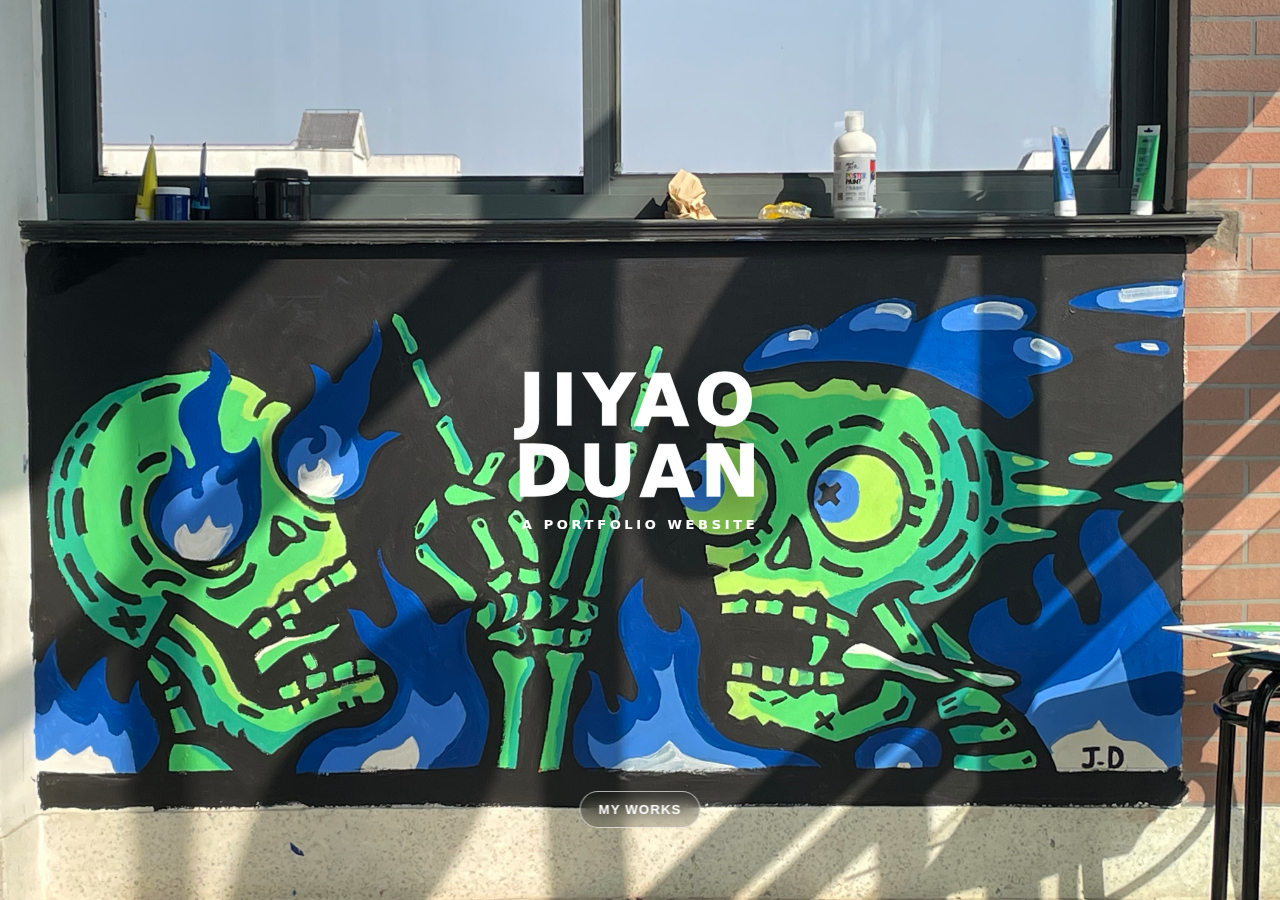
<file: index.html>
<!doctype html>
<html lang="zh-CN">
<head>
  <meta charset="utf-8" />
  <meta name="viewport" content="width=device-width,initial-scale=1" />
  <title>Home</title>
  <link rel="stylesheet" href="home.css" />
</head>
<body>

<main class="home" id="home">
  <img class="home__bg" id="homeBg" src="reference/main.jpg" alt="">

  <div class="home__overlay">
    <div class="home__headline">
      <div class="home__title">JIYAO<br>DUAN</div>
      <div class="home__sub">A PORTFOLIO WEBSITE</div>
    </div>

    <button class="home__cta" id="btnWorks">MY WORKS</button>
  </div>
</main>

  
<script src="home.js"></script>
</body>
</html>
</file>
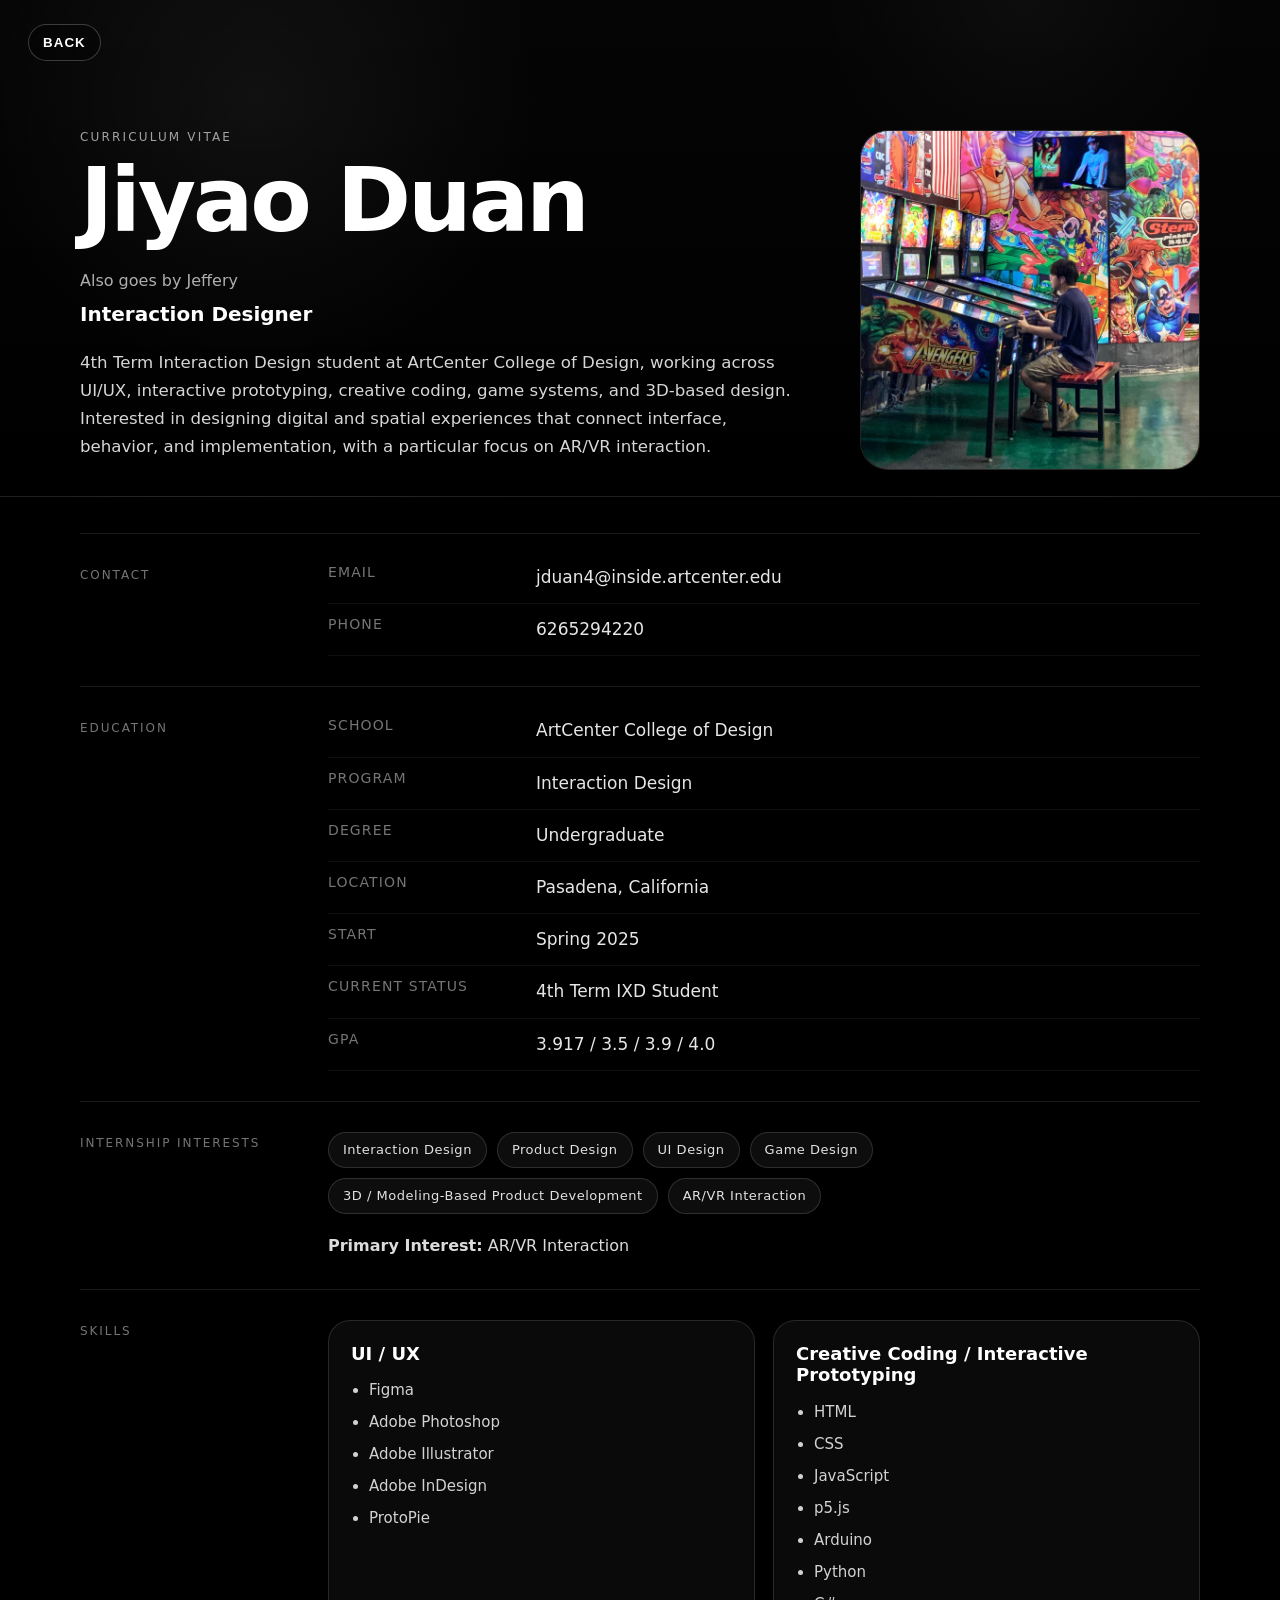
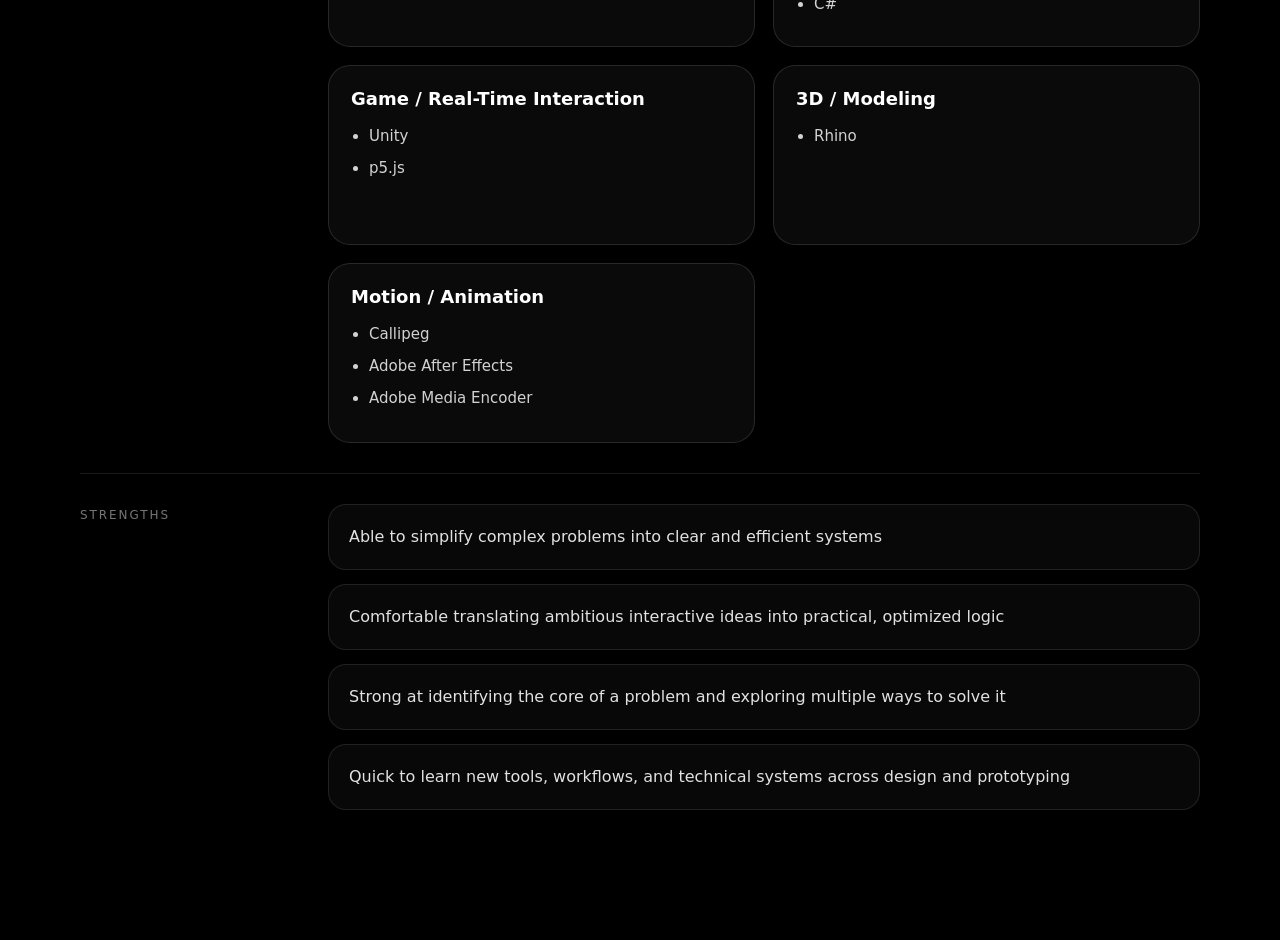
<file: cv.html>
<!doctype html>
<html lang="en">
<head>
  <meta charset="utf-8" />
  <meta name="viewport" content="width=device-width,initial-scale=1" />
  <title>CV</title>
  <link rel="stylesheet" href="style.css" />
</head>
<body class="cv-page">

<main class="cv">
  <section class="cv__hero">
    <div class="cv__chrome">
      <button class="cv__back" type="button" onclick="window.location.href='home.html'">BACK</button>
    </div>

    <div class="cv__heroInner">
      <div class="cv__heroText">
        <div class="cv__eyebrow">CURRICULUM VITAE</div>

        <h1 class="cv__title">Jiyao Duan</h1>

        <p class="cv__alias">Also goes by Jeffery</p>
        <p class="cv__role">Interaction Designer</p>

        <p class="cv__intro">
          4th Term Interaction Design student at ArtCenter College of Design, working across UI/UX,
          interactive prototyping, creative coding, game systems, and 3D-based design. Interested in
          designing digital and spatial experiences that connect interface, behavior, and implementation,
          with a particular focus on AR/VR interaction.
        </p>
      </div>

      <div class="cv__heroMedia">
        <div class="cv__photoCard">
          <img class="cv__photo" src="reference/portfolio.jpeg" alt="Portrait of Jiyao Duan">
        </div>
      </div>
    </div>
  </section>

  <section class="cv__content">
    <section class="cv__section">
      <div class="cv__label">Contact</div>
      <div class="cv__body">
        <div class="cv__list">
          <div class="cv__row">
            <span class="cv__key">Email</span>
            <span class="cv__value">jduan4@inside.artcenter.edu</span>
          </div>
          <div class="cv__row">
            <span class="cv__key">Phone</span>
            <span class="cv__value">6265294220</span>
          </div>
        </div>
      </div>
    </section>

    <section class="cv__section">
      <div class="cv__label">Education</div>
      <div class="cv__body">
        <div class="cv__list">
          <div class="cv__row">
            <span class="cv__key">School</span>
            <span class="cv__value">ArtCenter College of Design</span>
          </div>
          <div class="cv__row">
            <span class="cv__key">Program</span>
            <span class="cv__value">Interaction Design</span>
          </div>
          <div class="cv__row">
            <span class="cv__key">Degree</span>
            <span class="cv__value">Undergraduate</span>
          </div>
          <div class="cv__row">
            <span class="cv__key">Location</span>
            <span class="cv__value">Pasadena, California</span>
          </div>
          <div class="cv__row">
            <span class="cv__key">Start</span>
            <span class="cv__value">Spring 2025</span>
          </div>
          <div class="cv__row">
            <span class="cv__key">Current Status</span>
            <span class="cv__value">4th Term IXD Student</span>
          </div>
          <div class="cv__row">
            <span class="cv__key">GPA</span>
            <span class="cv__value">3.917 / 3.5 / 3.9 / 4.0</span>
          </div>
        </div>
      </div>
    </section>

    <section class="cv__section">
      <div class="cv__label">Internship Interests</div>
      <div class="cv__body">
        <div class="cv__chips">
          <span>Interaction Design</span>
          <span>Product Design</span>
          <span>UI Design</span>
          <span>Game Design</span>
          <span>3D / Modeling-Based Product Development</span>
          <span>AR/VR Interaction</span>
        </div>
        <p class="cv__note"><strong>Primary Interest:</strong> AR/VR Interaction</p>
      </div>
    </section>

    <section class="cv__section">
      <div class="cv__label">Skills</div>
      <div class="cv__body">
        <div class="cv__grid">
          <article class="cv__card">
            <h3>UI / UX</h3>
            <ul>
              <li>Figma</li>
              <li>Adobe Photoshop</li>
              <li>Adobe Illustrator</li>
              <li>Adobe InDesign</li>
              <li>ProtoPie</li>
            </ul>
          </article>

          <article class="cv__card">
            <h3>Creative Coding / Interactive Prototyping</h3>
            <ul>
              <li>HTML</li>
              <li>CSS</li>
              <li>JavaScript</li>
              <li>p5.js</li>
              <li>Arduino</li>
              <li>Python</li>
              <li>C#</li>
            </ul>
          </article>

          <article class="cv__card">
            <h3>Game / Real-Time Interaction</h3>
            <ul>
              <li>Unity</li>
              <li>p5.js</li>
            </ul>
          </article>

          <article class="cv__card">
            <h3>3D / Modeling</h3>
            <ul>
              <li>Rhino</li>
            </ul>
          </article>

          <article class="cv__card">
            <h3>Motion / Animation</h3>
            <ul>
              <li>Callipeg</li>
              <li>Adobe After Effects</li>
              <li>Adobe Media Encoder</li>
            </ul>
          </article>
        </div>
      </div>
    </section>

    <section class="cv__section">
      <div class="cv__label">Strengths</div>
      <div class="cv__body">
        <div class="cv__strengths">
          <div class="cv__strength">Able to simplify complex problems into clear and efficient systems</div>
          <div class="cv__strength">Comfortable translating ambitious interactive ideas into practical, optimized logic</div>
          <div class="cv__strength">Strong at identifying the core of a problem and exploring multiple ways to solve it</div>
          <div class="cv__strength">Quick to learn new tools, workflows, and technical systems across design and prototyping</div>
        </div>
      </div>
    </section>
  </section>
</main>

</body>
</html>
</file>
<file: home.css>
*{ box-sizing:border-box; }
html,body{ height:100%; }

body{
  margin:0;
  background:#0f0f10;
  overflow:hidden;
  font-family: system-ui, -apple-system, Segoe UI, Roboto, Helvetica, Arial;
}

.home{
  position:fixed;
  inset:0;
}
 
.home__bg{
  position:fixed;
  inset:0;
  width:100vw;
  height:100vh;
  object-fit:cover;
  display:block;
  filter: blur(0.6px) saturate(1.05);
}

.home__overlay{
  position:absolute;
  inset:48px;
  display:flex;
  flex-direction:column;
  align-items:center;
  justify-content:center;
  text-align:center;
  color:#fff;
}

.home__headline{
  display:flex;
  flex-direction:column;
  align-items:center;
  justify-content:center;
}

.home__title{
  margin:0;
  font-weight:900;
  letter-spacing:.10em;
  line-height:1.02;
  font-size: clamp(64px, 8vw, 120px);
  text-transform:uppercase;
  text-align:center;
  color:#ffffff;
  -webkit-text-stroke: 1.5px rgba(255,255,255,0.9);
  text-shadow: 0 10px 32px rgba(0,0,0,0.35);
}

.home__sub{
  margin:14px 0 0;
  font-weight:900;
  font-size:16px;
  line-height:1.25;
  letter-spacing:.42em;
  text-transform:uppercase;
  text-align:center;
  -webkit-text-stroke:0.2px #fff;
}

.home__cta{
  position:absolute;
  left:50%;
  bottom:48px;
  transform:translateX(-50%);
  margin-top:0;
  padding:10px 18px;
  border-radius:999px;
  border:1px solid rgba(255,255,255,0.65);
  background: rgba(0,0,0,0.18);
  color:#fff;
  font-weight:900;
  letter-spacing:.08em;
  cursor:pointer;
  z-index:2;
  backdrop-filter: blur(10px);
  -webkit-backdrop-filter: blur(10px);
}

.home__frame{
  position:absolute;
  inset:0;
  pointer-events:none;
}

.home.is-exit .home__overlay{
  opacity:0;
  transform: translateY(64px);
  transition: opacity 220ms ease, transform 220ms ease;
}

@media (min-width: 1000px) and (max-width: 1700px) and (max-height: 1050px){
  .home__title{
    font-size: clamp(56px, 6.1vw, 90px);
    letter-spacing:.09em;
  }

  .home__sub{
    margin-top:12px;
    font-size:14px;
    letter-spacing:.32em;
  }
}

@media (min-width: 1000px) and (max-width: 1600px) and (max-height: 920px){
  .home__overlay{
    inset:36px;
  }

  .home__title{
    font-size: clamp(52px, 5.5vw, 82px);
    line-height:1;
  }

  .home__sub{
    margin-top:10px;
    font-size:13px;
    letter-spacing:.28em;
  }

  .home__cta{
    bottom:36px;
  }
}

/* tablet */
@media (max-width: 900px){
  .home__overlay{
    inset:28px 24px;
  }

  .home__title{
    font-size: clamp(48px, 8.2vw, 76px);
    line-height:1.02;
    letter-spacing:.08em;
  }

  .home__sub{
    margin-top:12px;
    width:min(82vw, 620px);
    font-size:13px;
    line-height:1.3;
    letter-spacing:.24em;
  }

  .home__cta{
    bottom:28px;
    padding:10px 18px;
    font-size:12px;
  }
}

/* phone */
@media (max-width: 640px){
  .home__overlay{
    inset:20px 18px;
  }

  .home__title{
    font-size: clamp(34px, 12vw, 54px);
    line-height:1;
    letter-spacing:.06em;
  }

  .home__sub{
    margin-top:12px;
    width:min(88vw, 360px);
    font-size:11px;
    line-height:1.3;
    letter-spacing:.18em;
    -webkit-text-stroke:0;
  }

  .home__cta{
    position:static;
    left:auto;
    bottom:auto;
    transform:none;
    margin-top:36px;
    padding:10px 16px;
    font-size:12px;
  }
}
</file>
<file: style.css>
:root{ 
  --bg:#ffffff;
  --ink:#111;
  --inkSoft: rgba(0,0,0,.55);
  --shadow: 0 20px 40px rgba(0,0,0,.18);
}

*{ box-sizing:border-box; }
html,body{ height:100%; }

body{
  margin:0;
  background: var(--bg);
  font-family: system-ui, -apple-system, Segoe UI, Roboto, Helvetica, Arial;
  overflow:hidden;
}

.topbar{
  position:fixed;
  inset:12px 12px auto 12px;
  height:44px;
  display:flex;
  justify-content:space-between;
  align-items:center;
  z-index:50;
  pointer-events:none;
}

.topbar__btn{
  pointer-events:auto;
  border:1px solid rgba(0,0,0,.18);
  background: rgba(255,255,255,.75);
  color: rgba(0,0,0,.85);
  padding:10px 14px;
  border-radius:999px;
  backdrop-filter: blur(10px);
  -webkit-backdrop-filter: blur(10px);
  font-weight:800;
  letter-spacing:.06em;
}

.topbar__center{
  color: rgba(0,0,0,.55);
  font-weight:900;
  letter-spacing:.12em;
}

.stage{
  position:fixed;
  inset:0;
  overflow:hidden;
  background: var(--bg);
  color: var(--ink);
  touch-action:none;
}

.transition{
  position:fixed;
  inset:0;
  pointer-events:none;
  z-index:999;
  opacity:0;
}

.transition.is-on{ opacity:1; }

.transition__img{
  position:absolute;
  left:0;
  top:0;
  width:100px;
  height:100px;
  object-fit:cover;
  border-radius:10px;
  box-shadow: var(--shadow);
  transform-origin: left top;
}

.paper{
  position:absolute;
  inset:0;
  background-image:
    radial-gradient(circle at 20% 10%, rgba(0,0,0,.10), transparent 55%),
    radial-gradient(circle at 80% 30%, rgba(0,0,0,.08), transparent 60%),
    radial-gradient(circle at 40% 80%, rgba(0,0,0,.10), transparent 55%),
    repeating-linear-gradient(0deg, rgba(0,0,0,.03) 0 2px, transparent 2px 6px),
    repeating-linear-gradient(90deg, rgba(0,0,0,.02) 0 2px, transparent 2px 7px);
  mix-blend-mode: multiply;
  pointer-events:none;
  z-index:0;
}

.bigtype{
  position:absolute;
  inset:0;
  display:flex;
  flex-direction:column;
  justify-content:space-between;
  padding:110px 56px 90px;
  pointer-events:none;
  z-index:12;
}

#title-top,
#title-bottom{
  display:block;
  width:min(92vw, 1500px);
  margin:0 auto;
  text-align:center;
  font-weight:900;
  text-transform:uppercase;
  letter-spacing:.01em;
  color:#ffffff;
  transform: translateX(0);
  text-wrap: balance;
  word-break: normal;
  text-shadow: 0 2px 12px rgba(0,0,0,.16);
}

#title-top{
  font-size: clamp(44px, 6vw, 88px);
  line-height:.92;
  opacity:.84;
}

#title-bottom{
  font-size: clamp(22px, 2.6vw, 38px);
  line-height:1;
  opacity:.62;
  letter-spacing:.06em;
  margin-bottom:36px;
}

@keyframes titleInFromRight {
  from { transform: translateX(110vw); opacity:0; }
  to   { transform: translateX(0); opacity:.84; }
}

@keyframes titleInFromLeft {
  from { transform: translateX(-110vw); opacity:0; }
  to   { transform: translateX(0); opacity:.58; }
}

.title-in-top{
  opacity:0;
  will-change: transform, opacity;
  animation: titleInFromRight 1100ms cubic-bezier(0.12, 0.9, 0.2, 1) forwards;
}

.title-in-bottom{
  opacity:0;
  will-change: transform, opacity;
  animation: titleInFromLeft 1100ms cubic-bezier(0.12, 0.9, 0.2, 1) forwards;
}

.route{
  position:absolute;
  left: clamp(14px, 4vw, 56px);
  top: 110px;
  width: clamp(90px, 16vw, 150px);
  height: calc(100vh - 200px);
  opacity:.35;
  pointer-events:none;
  z-index:2;
}

.route__path{
  fill:none;
  stroke: rgba(0,0,0,.35);
  stroke-width: 8;
  stroke-linecap: round;
  stroke-dasharray: 2 20;
}

.world{
  position:absolute;
  left:50%;
  top:50%;
  will-change: transform;
  z-index:4;
}

.stamp{
  position:absolute;
  left:0;
  top:0;
  width:clamp(250px, 27.5vw, 400px);
  aspect-ratio:3/4;
  transform-origin:center;
  cursor:pointer;
  transition:
    opacity 260ms ease,
    filter 260ms ease;
}

.stamp__inner{
  position:absolute;
  inset:0;
  overflow:hidden;
  border-radius:10px;
  background: transparent;
  padding:0;
  border:none;
  box-shadow:
    0 14px 24px rgba(0,0,0,.18),
    0 4px 10px rgba(0,0,0,.10);
  transition:
    box-shadow 260ms ease,
    transform 260ms ease;
}

.stamp__inner::before,
.stamp__inner::after{
  content:none;
}

.stamp__img{
  position:absolute;
  inset:0;
  width:100%;
  height:100%;
  object-fit:cover;
  display:block;
  border-radius:10px;
  border:none;
  box-shadow:none;
}

.stamp.is-focus .stamp__inner{
  box-shadow:
    0 24px 40px rgba(0,0,0,.24),
    0 8px 18px rgba(0,0,0,.12);
}

.meta{
  position:absolute;
  left:0;
  right:0;
  bottom:18px;
  text-align:center;
  font-size:12px;
  letter-spacing:.08em;
  text-transform:uppercase;
  color: var(--inkSoft);
  pointer-events:none;
  z-index:12;
}

@media (max-width: 1440px){
  .bigtype{
    padding:96px 42px 76px;
  }

  #title-top{
    font-size: clamp(38px, 5.1vw, 72px);
    width:min(88vw, 1080px);
  }

  #title-bottom{
    font-size: clamp(18px, 2.15vw, 30px);
    width:min(80vw, 860px);
    margin-bottom:24px;
  }

  .stamp{
    width:clamp(210px, 23vw, 320px);
  }
}

@media (max-height: 900px){
  .world{
    top:52%;
  }
}

@media (min-width: 1000px) and (max-width: 1700px) and (max-height: 1050px){
  .bigtype{
    padding:92px 40px 68px;
  }

  #title-top{
    font-size: clamp(34px, 4.3vw, 60px);
    width:min(84vw, 960px);
  }

  #title-bottom{
    font-size: clamp(16px, 1.7vw, 22px);
    width:min(76vw, 760px);
    margin-bottom:18px;
  }

  .stamp{
    width:clamp(270px, 26.4vw, 376px);
  }

  .meta{
    font-size:11px;
  }

  .detail__heroInner{
    padding:
      clamp(88px, 10vh, 120px)
      clamp(40px, 4vw, 64px)
      clamp(34px, 5vh, 52px);
    width:min(840px, calc(100% - 40px));
  }

  .detail__title{
    font-size:clamp(36px, 5.4vw, 76px);
  }

  .detail__lead{
    width:min(560px, 78vw);
    margin-top:18px;
    font-size:clamp(14px, 1.18vw, 18px);
  }

  .detail__heroMeta{
    margin-top:22px;
  }

  .detail__contentWrap{
    margin-top:-8vh;
    padding-bottom:96px;
  }

  .detail__content{
    width:min(980px, calc(100% - 40px));
    padding-top:56px;
  }

  .detail__section{
    grid-template-columns: 190px minmax(0, 1fr);
    gap:22px;
    padding:28px 0;
  }

  .detail__sectionBody p{
    font-size:clamp(14px, 1.05vw, 16px);
    line-height:1.62;
  }

  .detail__mediaPlaceholder{
    min-height:360px;
  }

  .detail__mediaPlaceholder--asset{
    min-height:360px;
    height:360px;
  }

  .cv__hero{
    padding:82px 0 8px;
  }

  .cv__heroInner{
    width:min(1040px, calc(100% - 40px));
    gap:28px;
  }

  .cv__photoCard{
    width:min(100%, 300px);
  }

  .cv__title{
    font-size:clamp(36px, 5vw, 70px);
  }

  .cv__alias{
    margin-top:20px;
    font-size:14px;
  }

  .cv__role{
    font-size:17px;
  }

  .cv__intro{
    width:min(720px, 100%);
    margin-top:18px;
    font-size:clamp(14px, 1vw, 16px);
    line-height:1.58;
  }

  .cv__content{
    width:min(1040px, calc(100% - 40px));
    padding:28px 0 84px;
  }

  .cv__section{
    grid-template-columns:190px minmax(0,1fr);
    gap:24px;
    padding:24px 0;
  }

  .cv__value,
  .cv__strength{
    font-size:15px;
    line-height:1.56;
  }

  .cv__card{
    min-height:160px;
  }

  .cv__note{
    font-size:15px;
    line-height:1.62;
  }

  .cv__card li{
    font-size:14px;
    line-height:1.55;
  }
}

@media (min-width: 1000px) and (max-width: 1600px) and (max-height: 920px){
  .bigtype{
    padding:84px 32px 58px;
  }

  #title-top{
    font-size: clamp(30px, 3.9vw, 52px);
    width:min(82vw, 820px);
  }

  #title-bottom{
    font-size: clamp(14px, 1.45vw, 19px);
    width:min(72vw, 680px);
    margin-bottom:12px;
  }

  .stamp{
    width:clamp(254px, 23.6vw, 342px);
  }

  .detail__hero{
    min-height:160vh;
  }

  .detail__heroInner{
    padding:78px 34px 30px;
    width:min(780px, calc(100% - 36px));
  }

  .detail__title{
    font-size:clamp(32px, 4.6vw, 60px);
  }

  .detail__lead{
    width:min(520px, 74vw);
    font-size:14px;
  }

  .detail__heroMeta span{
    min-height:32px;
    padding:7px 10px;
    font-size:11px;
  }

  .detail__content{
    width:min(920px, calc(100% - 36px));
    padding-top:46px;
  }

  .detail__section{
    grid-template-columns:170px minmax(0, 1fr);
    gap:18px;
    padding:22px 0;
  }

  .detail__sectionBody p{
    font-size:14px;
    line-height:1.58;
  }

  .detail__mediaPlaceholder{
    min-height:320px;
  }

  .detail__mediaPlaceholder--asset{
    min-height:320px;
    height:320px;
  }

  .cv__hero{
    padding-top:72px;
  }

  .cv__heroInner{
    gap:24px;
  }

  .cv__photoCard{
    width:min(100%, 270px);
  }

  .cv__title{
    font-size:clamp(34px, 4.3vw, 58px);
  }

  .cv__alias{
    margin-top:16px;
    font-size:13px;
  }

  .cv__role{
    font-size:16px;
  }

  .cv__intro{
    margin-top:16px;
    font-size:14px;
    line-height:1.54;
  }

  .cv__content{
    padding:24px 0 72px;
  }

  .cv__section{
    grid-template-columns:170px minmax(0,1fr);
    gap:20px;
    padding:22px 0;
  }

  .cv__row{
    grid-template-columns:160px minmax(0,1fr);
    gap:14px;
  }

  .cv__value,
  .cv__strength{
    font-size:14px;
    line-height:1.54;
  }

  .cv__note{
    font-size:14px;
    line-height:1.56;
  }

  .cv__card li{
    font-size:13px;
    line-height:1.5;
  }
}

/* =========================
   DETAIL PAGE ONLY
========================= */

body.detail-page{
  overflow-x:hidden;
  overflow-y:auto;
  background:#000;
}

.detail{
  --detail-progress: 0;
  position:relative;
  min-height:100vh;
  background:#000;
  color:#fff;
}

.detail__hero{
  position:relative;
  min-height:180vh;
  background:#000;
}

.detail__bg{
  position:fixed;
  inset:0;
  width:100%;
  height:100vh;
  object-fit:cover;
  z-index:0;
  transform: scale(calc(1.02 - (var(--detail-progress) * 0.02)));
  filter:
    brightness(calc(0.98 - (var(--detail-progress) * 0.20)))
    saturate(calc(1 - (var(--detail-progress) * 0.18)));
  will-change: transform, filter;
}

.detail__veil{
  position:fixed;
  inset:0;
  z-index:1;
  pointer-events:none;
  background:
    linear-gradient(
      to bottom,
      rgba(0,0,0,0.08) 0%,
      rgba(0,0,0,0.10) 18%,
      rgba(0,0,0,0.18) 38%,
      rgba(0,0,0,calc(0.28 + (var(--detail-progress) * 0.24))) 58%,
      rgba(0,0,0,calc(0.62 + (var(--detail-progress) * 0.22))) 76%,
      rgba(0,0,0,calc(0.94 + (var(--detail-progress) * 0.06))) 100%
    );
}

.detail__noise{
  position:fixed;
  inset:0;
  z-index:2;
  pointer-events:none;
  background:
    radial-gradient(circle at 20% 20%, rgba(255,255,255,.06), transparent 28%),
    radial-gradient(circle at 80% 10%, rgba(255,255,255,.04), transparent 22%),
    radial-gradient(circle at 50% 80%, rgba(255,255,255,.03), transparent 30%);
  mix-blend-mode:screen;
  opacity:calc(0.10 - (var(--detail-progress) * 0.04));
}

.detail__chrome{
  position:fixed;
  inset:0 0 auto 0;
  padding:24px 28px;
  z-index:20;
  pointer-events:none;
}

.detail__back{
  pointer-events:auto;
  border:1px solid rgba(255,255,255,.22);
  background: rgba(0,0,0,.26);
  color:#fff;
  padding:10px 14px;
  border-radius:999px;
  backdrop-filter: blur(12px);
  -webkit-backdrop-filter: blur(12px);
  font-weight:800;
  letter-spacing:.08em;
  cursor:pointer;
  transition:
    background 220ms ease,
    border-color 220ms ease,
    transform 220ms ease,
    opacity 220ms ease;
}

.detail__back:hover{
  background: rgba(0,0,0,.42);
  border-color: rgba(255,255,255,.34);
  transform: translateY(-1px);
}

.detail__heroInner{
  position:sticky;
  top:0;
  min-height:100vh;
  display:flex;
  flex-direction:column;
  justify-content:flex-end;
  padding:
    clamp(96px, 12vh, 140px)
    clamp(48px, 5vw, 80px)
    clamp(44px, 7vh, 72px);
  z-index:5;
  width:min(920px, calc(100% - 40px));
  margin:0;
  transform: translateY(calc(var(--detail-progress) * -36px));
  opacity:calc(1 - (var(--detail-progress) * 0.42));
  will-change: transform, opacity;
}

.detail__eyebrow{
  font-size:12px;
  letter-spacing:.18em;
  text-transform:uppercase;
  color:rgba(255,255,255,.72);
  margin-bottom:18px;
}

.detail__title{
  margin:0;
  font-size:clamp(44px, 8vw, 110px);
  line-height:.92;
  font-weight:900;
  letter-spacing:-0.03em;
  text-wrap:balance;
  max-width:7ch;
}

.detail__lead{
  width:min(620px, 86vw);
  margin:22px 0 0;
  font-size:clamp(16px, 1.65vw, 24px);
  line-height:1.5;
  color:rgba(255,255,255,.82);
}

.detail__heroMeta{
  display:flex;
  flex-wrap:wrap;
  gap:10px;
  margin-top:28px;
}

.detail__heroMeta span{
  display:inline-flex;
  align-items:center;
  min-height:34px;
  padding:8px 12px;
  border:1px solid rgba(255,255,255,.16);
  border-radius:999px;
  background:rgba(255,255,255,.06);
  color:rgba(255,255,255,.86);
  font-size:12px;
  letter-spacing:.08em;
  text-transform:uppercase;
  backdrop-filter: blur(10px);
  -webkit-backdrop-filter: blur(10px);
}

.detail__scrollCue{
  margin-top:34px;
  font-size:11px;
  letter-spacing:.22em;
  text-transform:uppercase;
  color:rgba(255,255,255,.52);
}

.detail__contentWrap{
  position:relative;
  z-index:10;
  background:#000;
  margin-top:-10vh;
  padding-bottom:120px;
}

.detail__content{
  width:min(1100px, calc(100% - 40px));
  margin:0 auto;
  padding-top:80px;
}

.detail__section{
  display:grid;
  grid-template-columns: 220px minmax(0, 1fr);
  gap:26px;
  padding:34px 0;
  border-top:1px solid rgba(255,255,255,.10);
}

.detail__section--intro{
  border-top:none;
  padding-top:0;
}

.detail__sectionLabel{
  font-size:12px;
  letter-spacing:.16em;
  text-transform:uppercase;
  color:rgba(255,255,255,.46);
  padding-top:4px;
}

.detail__sectionBody{
  min-width:0;
}

.detail__sectionBody p{
  margin:0 0 18px;
  font-size:clamp(16px, 1.35vw, 20px);
  line-height:1.75;
  color:rgba(255,255,255,.88);
}

.detail__mediaCard{
  border:1px solid rgba(255,255,255,.12);
  border-radius:24px;
  overflow:hidden;
  background:rgba(255,255,255,.03);
}

.detail__mediaPlaceholder{
  min-height:420px;
  display:grid;
  place-items:center;
  text-align:center;
  padding:28px;
  color:rgba(255,255,255,.38);
  font-size:14px;
  letter-spacing:.08em;
  text-transform:uppercase;
  background:
    linear-gradient(to bottom, rgba(255,255,255,.04), rgba(255,255,255,.02)),
    radial-gradient(circle at 50% 40%, rgba(255,255,255,.06), transparent 40%);
}

.detail__grid{
  display:grid;
  grid-template-columns:repeat(3, minmax(0, 1fr));
  gap:18px;
}

.detail__infoCard{
  min-height:220px;
  padding:22px;
  border:1px solid rgba(255,255,255,.12);
  border-radius:22px;
  background:rgba(255,255,255,.04);
  backdrop-filter: blur(10px);
  -webkit-backdrop-filter: blur(10px);
}

.detail__grid--centered .detail__infoCard{
  display:flex;
  align-items:center;
  justify-content:center;
  text-align:center;
}

.detail__infoCard h3{
  margin:0 0 12px;
  font-size:18px;
  line-height:1.2;
  font-weight:800;
  color:#fff;
}

.detail__grid--centered .detail__infoCard h3{
  margin:0;
}

.detail__infoCard p{
  margin:0;
  font-size:15px;
  line-height:1.7;
  color:rgba(255,255,255,.78);
}

.detail.is-exit{
  pointer-events:none;
}

.detail.is-exit .detail__chrome,
.detail.is-exit .detail__heroInner,
.detail.is-exit .detail__contentWrap{
  opacity:0;
  transform: translateY(6px);
  transition: opacity 220ms ease, transform 220ms ease;
}

.detail__mediaVideo{
  display:block;
  width:100%;
  aspect-ratio:16 / 9;
  object-fit:cover;
  background:#000;
}

.detail__mediaCard--square{
  width:min(560px, 100%);
}

.detail__mediaVideo--square{
  display:block;
  width:100%;
  aspect-ratio:1 / 1;
  object-fit:cover;
  background:#000;
}

.detail__mediaImage{
  display:block;
  width:100%;
  aspect-ratio:16 / 9;
  object-fit:contain;
  background:#111;
}

.detail__mediaAsset{
  width:100%;
  height:100%;
  object-fit:contain;
  display:block;
  background:#111;
}

.detail__mediaPlaceholder--asset{
  min-height:420px;
  height:420px;
  padding:0;
  overflow:hidden;
  position:relative;
}

.detail__mediaAsset--fitHeightOnly{
  position:absolute;
  top:0;
  left:50%;
  transform:translateX(-50%);
  height:100%;
  width:auto;
  max-width:none;
  display:block;
  background:#111;
}

.detail__mediaAsset--fitHeight{
  position:absolute;
  top:0;
  left:50%;
  transform:translateX(-50%);
  height:100%;
  width:auto;
  max-width:none;
  display:block;
  background:#111;
}

.detail__mediaStack{
  display:grid;
  gap:18px;
}

.detail__mediaImage--cover{
  display:block;
  width:100%;
  aspect-ratio:16 / 9;
  object-fit:cover;
  background:#111;
}

.detail__mediaNote{
  margin:12px 4px 0;
  font-size:13px;
  line-height:1.5;
  color:rgba(255,255,255,.62);
  letter-spacing:.02em;
}

body.cv-page{
  margin:0;
  background:#000;
  color:#fff;
  font-family: system-ui, -apple-system, Segoe UI, Roboto, Helvetica, Arial;
  overflow-x:hidden;
  overflow-y:auto;
}

body.cv-page{
  margin:0;
  background:#000;
  color:#fff;
  font-family: system-ui, -apple-system, Segoe UI, Roboto, Helvetica, Arial;
  overflow-x:hidden;
  overflow-y:auto;
}

.cv{
  min-height:100vh;
  background:#000;
}

.cv__hero{
  position:relative;
  padding:96px 0 8px;
  border-bottom:1px solid rgba(255,255,255,.10);
  background:
    radial-gradient(circle at 20% 20%, rgba(255,255,255,.05), transparent 26%),
    radial-gradient(circle at 80% 0%, rgba(255,255,255,.03), transparent 18%),
    linear-gradient(to bottom, rgba(255,255,255,.02), rgba(255,255,255,0));
}

.cv__chrome{
  position:fixed;
  inset:0 0 auto 0;
  padding:24px 28px;
  z-index:20;
  pointer-events:none;
}

.cv__back{
  pointer-events:auto;
  border:1px solid rgba(255,255,255,.22);
  background: rgba(0,0,0,.26);
  color:#fff;
  padding:10px 14px;
  border-radius:999px;
  font-weight:800;
  letter-spacing:.08em;
  cursor:pointer;
  transition:
    background 220ms ease,
    border-color 220ms ease,
    transform 220ms ease;
}

.cv__back:hover{
  background: rgba(255,255,255,.10);
  border-color: rgba(255,255,255,.34);
  transform: translateY(-1px);
}

.cv__heroInner{
  width:min(1120px, calc(100% - 40px));
  margin:24px auto 0;
  padding:10px 0 18px;
  display:grid;
  grid-template-columns:minmax(0, 1.2fr) minmax(280px, 360px);
  gap:40px;
  align-items:start;
}

.cv__heroText{
  min-width:0;
}

.cv__heroMedia{
  display:flex;
  justify-content:flex-end;
}

.cv__photoCard{
  width:min(100%, 340px);
  aspect-ratio:1 / 1;
  border:1px solid rgba(255,255,255,.12);
  border-radius:28px;
  overflow:hidden;
  background:
    linear-gradient(to bottom, rgba(255,255,255,.04), rgba(255,255,255,.02)),
    radial-gradient(circle at 50% 40%, rgba(255,255,255,.06), transparent 40%);
}

.cv__photo{
  width:100%;
  height:100%;
  object-fit:cover;
  display:block;
}

.cv__eyebrow{
  font-size:12px;
  letter-spacing:.18em;
  text-transform:uppercase;
  color:rgba(255,255,255,.62);
  margin-bottom:14px;
}

.cv__title{
  margin:0;
  font-size:clamp(44px, 7vw, 96px);
  line-height:.94;
  font-weight:900;
  letter-spacing:-0.035em;
}

.cv__alias{
  margin:28px 0 0;
  font-size:16px;
  line-height:1.4;
  color:rgba(255,255,255,.68);
  max-width:760px;
}

.cv__role{
  margin:8px 0 0;
  font-size:20px;
  line-height:1.3;
  font-weight:700;
  color:#fff;
  max-width:760px;
}

.cv__intro{
  width:min(820px, 100%);
  margin:22px 0 0;
  font-size:clamp(16px, 1.3vw, 18px);
  line-height:1.7;
  color:rgba(255,255,255,.84);
}

.cv__content{
  width:min(1120px, calc(100% - 40px));
  margin:0 auto;
  padding:36px 0 100px;
}

.cv__section{
  display:grid;
  grid-template-columns:220px minmax(0,1fr);
  gap:28px;
  padding:30px 0;
  border-top:1px solid rgba(255,255,255,.10);
}

.cv__label{
  font-size:12px;
  letter-spacing:.16em;
  text-transform:uppercase;
  color:rgba(255,255,255,.46);
  padding-top:4px;
}

.cv__body{
  min-width:0;
}

.cv__list{
  display:grid;
  gap:12px;
}

.cv__row{
  display:grid;
  grid-template-columns:190px minmax(0,1fr);
  gap:18px;
  padding:0 0 12px;
  border-bottom:1px solid rgba(255,255,255,.06);
}

.cv__key{
  font-size:14px;
  text-transform:uppercase;
  letter-spacing:.08em;
  color:rgba(255,255,255,.46);
}

.cv__value{
  font-size:17px;
  line-height:1.6;
  color:rgba(255,255,255,.90);
}

.cv__chips{
  display:flex;
  flex-wrap:wrap;
  gap:10px;
}

.cv__chips span{
  display:inline-flex;
  align-items:center;
  min-height:36px;
  padding:8px 14px;
  border:1px solid rgba(255,255,255,.14);
  border-radius:999px;
  background:rgba(255,255,255,.05);
  color:rgba(255,255,255,.88);
  font-size:13px;
  letter-spacing:.04em;
}

.cv__note{
  margin:18px 0 0;
  font-size:16px;
  line-height:1.7;
  color:rgba(255,255,255,.86);
}

.cv__grid{
  display:grid;
  grid-template-columns:repeat(2, minmax(0,1fr));
  gap:18px;
}

.cv__card{
  min-height:180px;
  padding:22px;
  border:1px solid rgba(255,255,255,.12);
  border-radius:22px;
  background:rgba(255,255,255,.04);
}

.cv__card h3{
  margin:0 0 14px;
  font-size:18px;
  line-height:1.2;
  font-weight:800;
  color:#fff;
}

.cv__card ul{
  margin:0;
  padding-left:18px;
}

.cv__card li{
  margin:0 0 8px;
  font-size:15px;
  line-height:1.6;
  color:rgba(255,255,255,.82);
}

.cv__strengths{
  display:grid;
  gap:14px;
}

.cv__strength{
  padding:18px 20px;
  border:1px solid rgba(255,255,255,.10);
  border-radius:18px;
  background:rgba(255,255,255,.03);
  font-size:16px;
  line-height:1.75;
  color:rgba(255,255,255,.88);
}

@media (max-width: 900px){
  .cv__hero{
    padding-top:88px;
  }

  .cv__heroInner{
    margin-top:16px;
    padding-top:10px;
    grid-template-columns:1fr;
    gap:24px;
  }

  .cv__heroMedia{
    justify-content:flex-start;
  }

  .cv__photoCard{
    width:min(100%, 320px);
  }

  .cv__title{
    font-size:clamp(38px, 12vw, 64px);
    line-height:.96;
  }

  .cv__alias{
    margin-top:10px;
    font-size:15px;
  }

  .cv__role{
    font-size:18px;
    margin-top:4px;
  }

  .cv__intro{
    margin-top:18px;
    font-size:16px;
    line-height:1.68;
  }

  .cv__section{
    grid-template-columns:1fr;
    gap:14px;
    padding:24px 0;
  }

  .cv__row{
    grid-template-columns:1fr;
    gap:6px;
  }

  .cv__grid{
    grid-template-columns:1fr;
  }
}

@media (max-width: 900px){
  .cv__hero{
    padding-top:22px;
  }

  .cv__heroInner{
    margin-top:20px;
    padding-top:14px;
  }

  .cv__title{
    font-size:clamp(40px, 13vw, 72px);
  }

  .cv__role{
    font-size:18px;
  }

  .cv__intro{
    font-size:16px;
    line-height:1.7;
  }

  .cv__section{
    grid-template-columns:1fr;
    gap:14px;
    padding:24px 0;
  }

  .cv__row{
    grid-template-columns:1fr;
    gap:6px;
  }

  .cv__grid{
    grid-template-columns:1fr;
  }
}

@media (max-width: 900px){
  .bigtype{
    padding:108px 26px 74px;
  }

  #title-top{
    font-size: clamp(34px, 5.4vw, 58px);
    line-height:.96;
    width:min(88vw, 700px);
    margin-top:0;
  }

  #title-bottom{
    font-size: clamp(14px, 1.95vw, 18px);
    line-height:1.12;
    letter-spacing:.035em;
    width:min(82vw, 620px);
    margin-bottom:18px;
    transform: translateY(18px);
  }

  .route{
    opacity:.14;
  }

  .stamp{
    width:min(328px, 62vw);
  }

  .stamp__inner{
    padding:0;
    border-radius:8px;
  }

  .stamp__img{
    inset:0;
    width:100%;
    height:100%;
    border-radius:8px;
  }

  .meta{
    bottom:22px;
    font-size:11px;
  }

  .detail__chrome{
    padding:18px 18px 0;
  }

  .detail__heroInner{
    padding:96px 16px 40px;
    width:min(100%, calc(100% - 32px));
  }

  .detail__title{
    max-width:none;
    font-size:clamp(40px, 12vw, 72px);
    line-height:.94;
  }

  .detail__lead{
    width:100%;
    font-size:16px;
    line-height:1.6;
  }

  .detail__heroMeta{
    gap:8px;
    margin-top:22px;
  }

  .detail__contentWrap{
    margin-top:-14vh;
    padding-bottom:80px;
  }

  .detail__content{
    width:min(100% - 24px, 1000px);
    padding-top:42px;
  }

  .detail__section{
    grid-template-columns:1fr;
    gap:14px;
    padding:28px 0;
  }

  .detail__grid{
    grid-template-columns:1fr;
  }

  .detail__mediaPlaceholder{
    min-height:240px;
  }

  .detail__mediaPlaceholder--asset{
    min-height:240px;
    height:240px;
  }

  .detail__mediaCard--square{
    width:100%;
  }
}

@media (max-width: 640px){
  .bigtype{
    padding:104px 18px 88px;
  }

  #title-top{
    font-size: clamp(22px, 7vw, 34px);
    line-height:1;
    width:min(92vw, 520px);
    margin-top:18px;
  }

  #title-bottom{
    font-size: clamp(14px, 3.7vw, 18px);
    line-height:1.16;
    letter-spacing:.035em;
    width:min(90vw, 420px);
    margin-bottom:28px;
    transform: translateY(20px);
  }

  .topbar{
    inset:10px 10px auto 10px;
    height:40px;
  }

  .topbar__btn{
    padding:9px 12px;
    font-size:12px;
  }

  .topbar__center{
    font-size:12px;
  }

  .route{
    opacity:.1;
  }

  .stamp{
    width:min(230px, 60vw);
  }

  .meta{
    bottom:20px;
    font-size:10px;
    letter-spacing:.06em;
  }

  .detail__mediaAsset--phoneFitWidth{
    position:absolute;
    top:50%;
    left:0;
    width:100%;
    height:auto;
    transform:translateY(-50%);
    object-fit:contain;
  }
}
</file>
